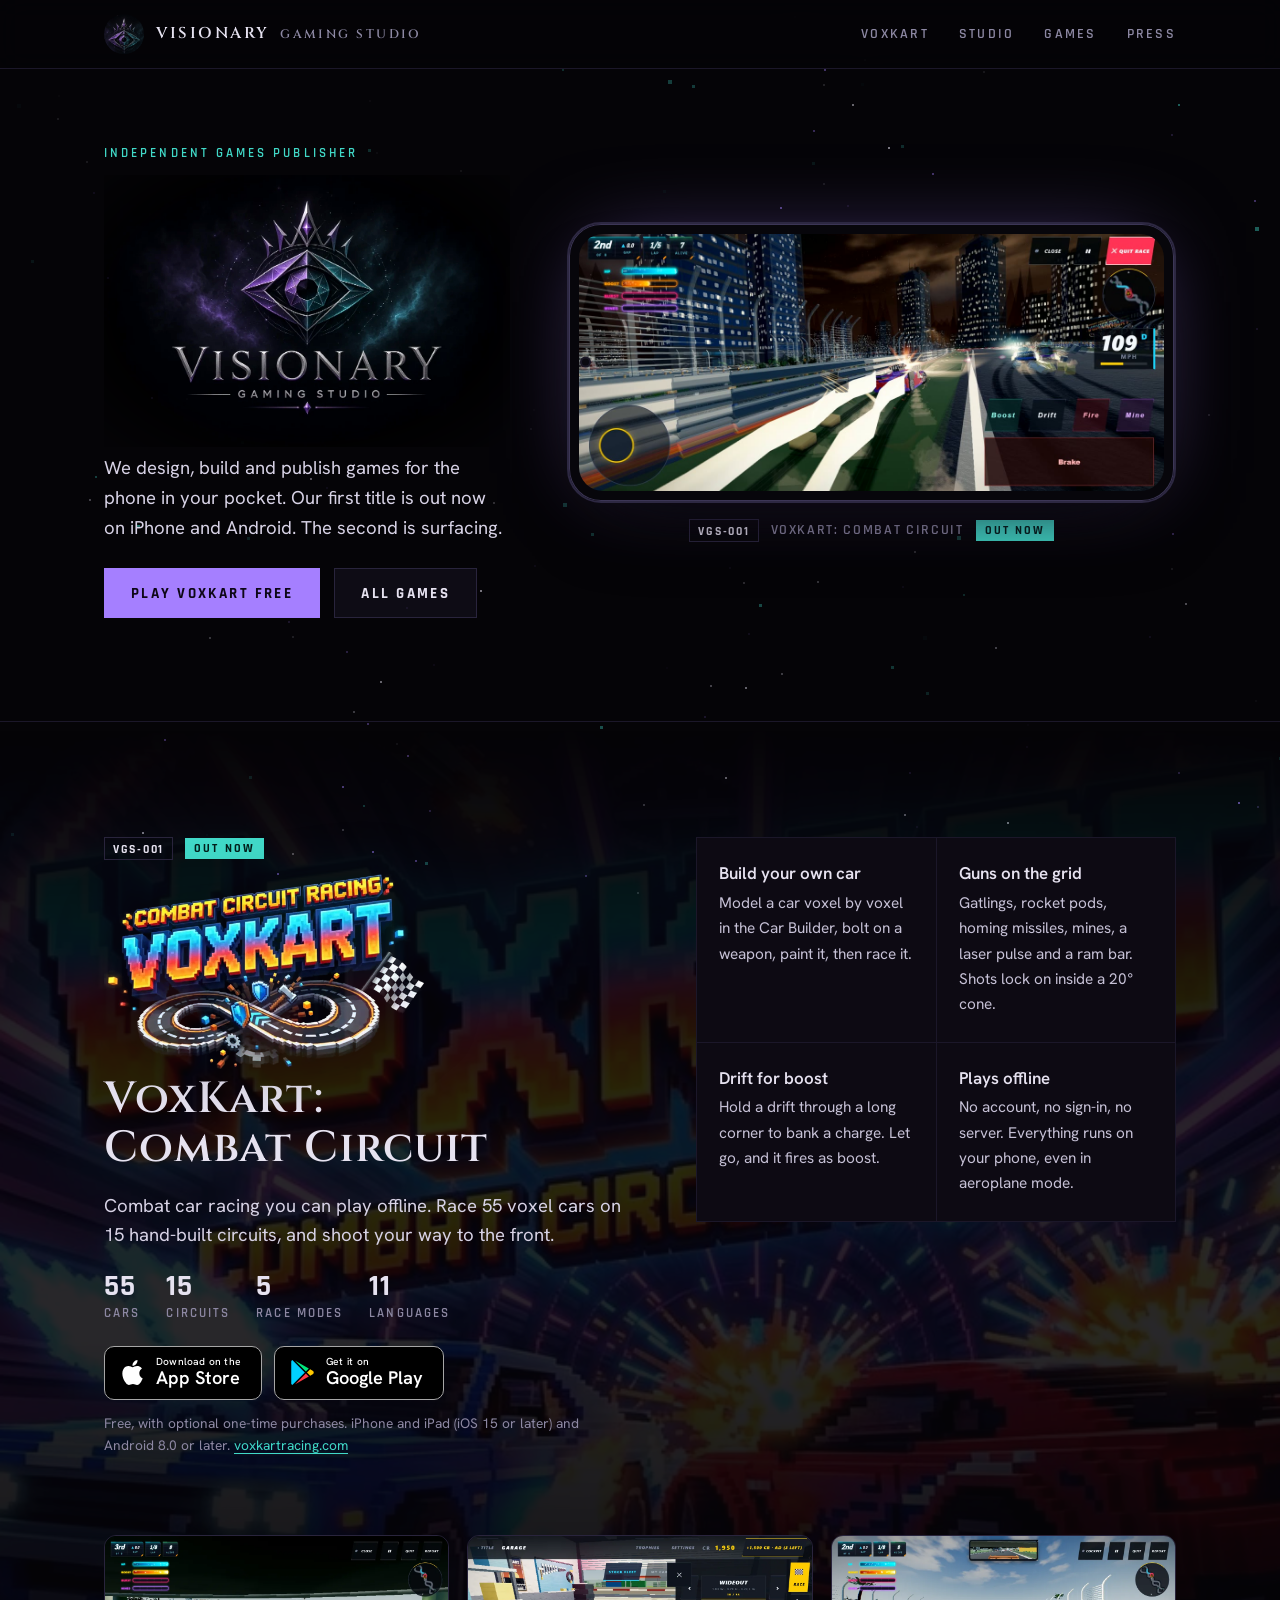
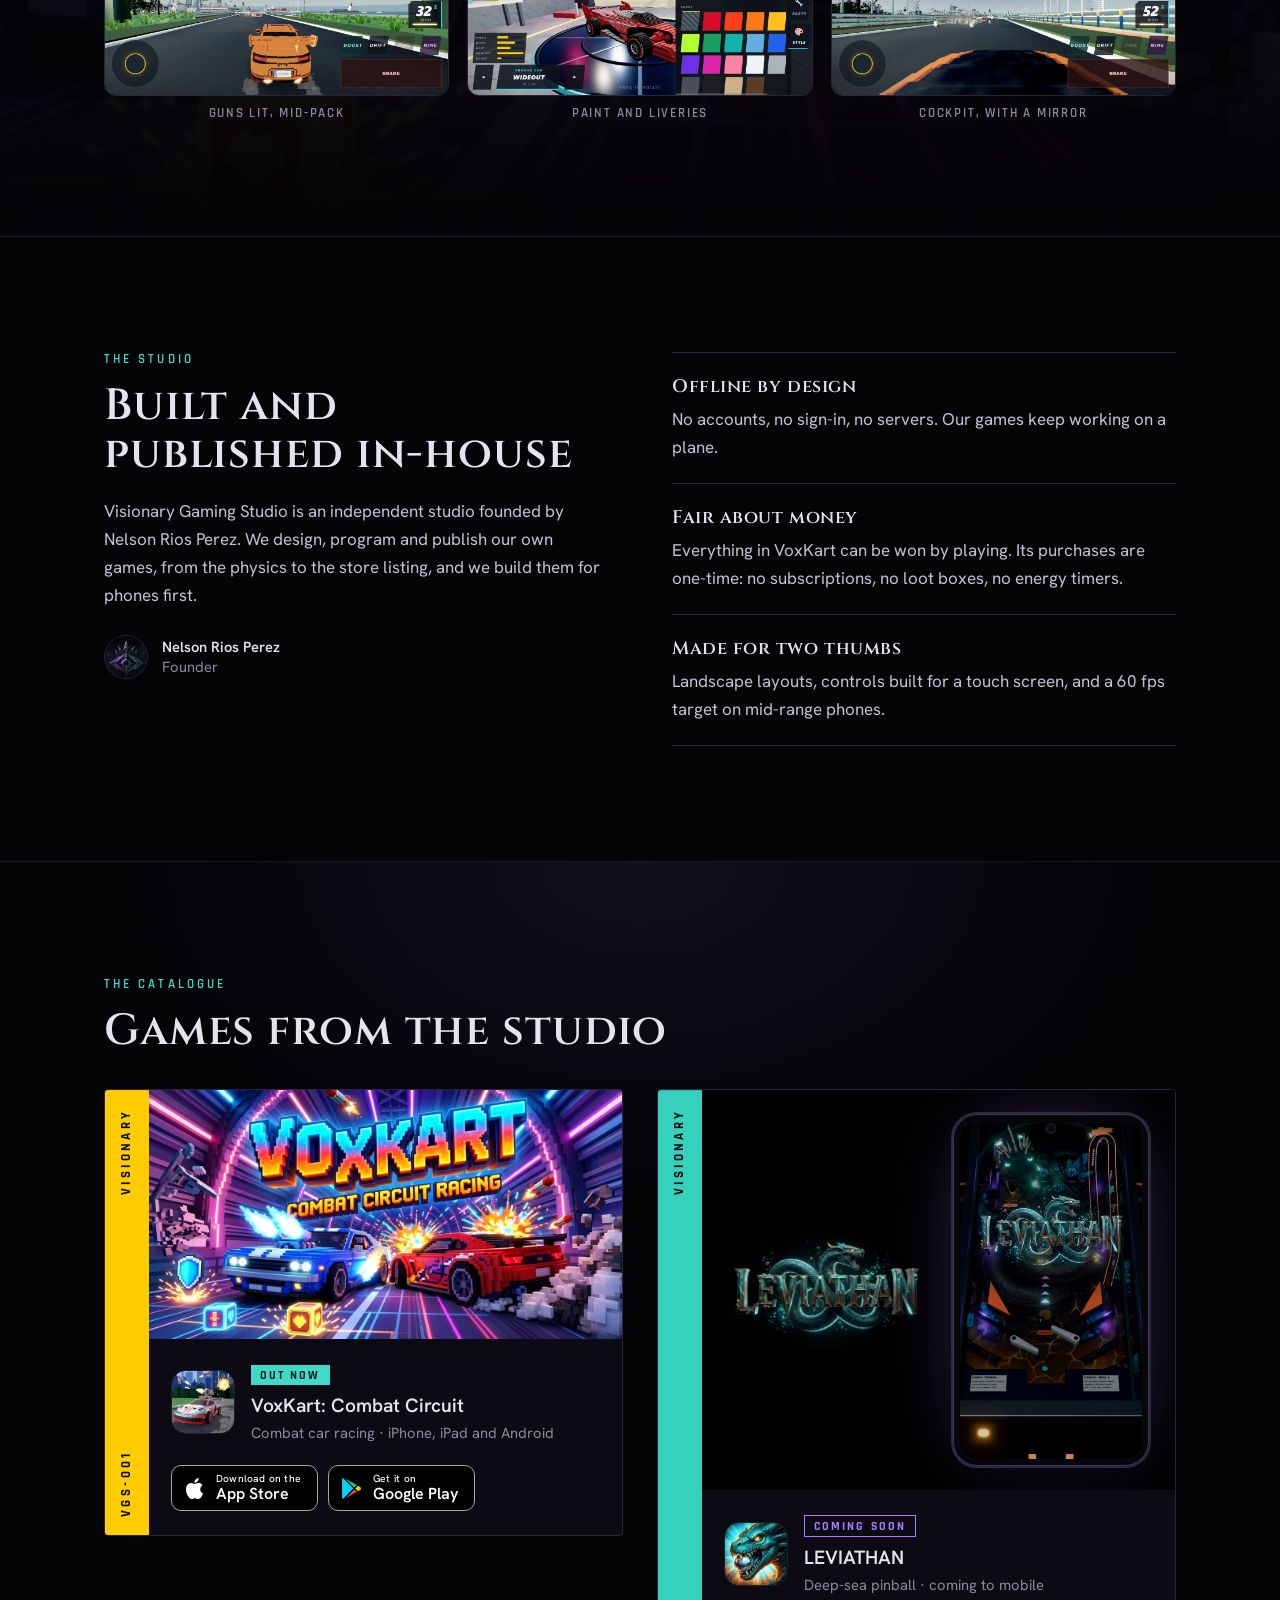
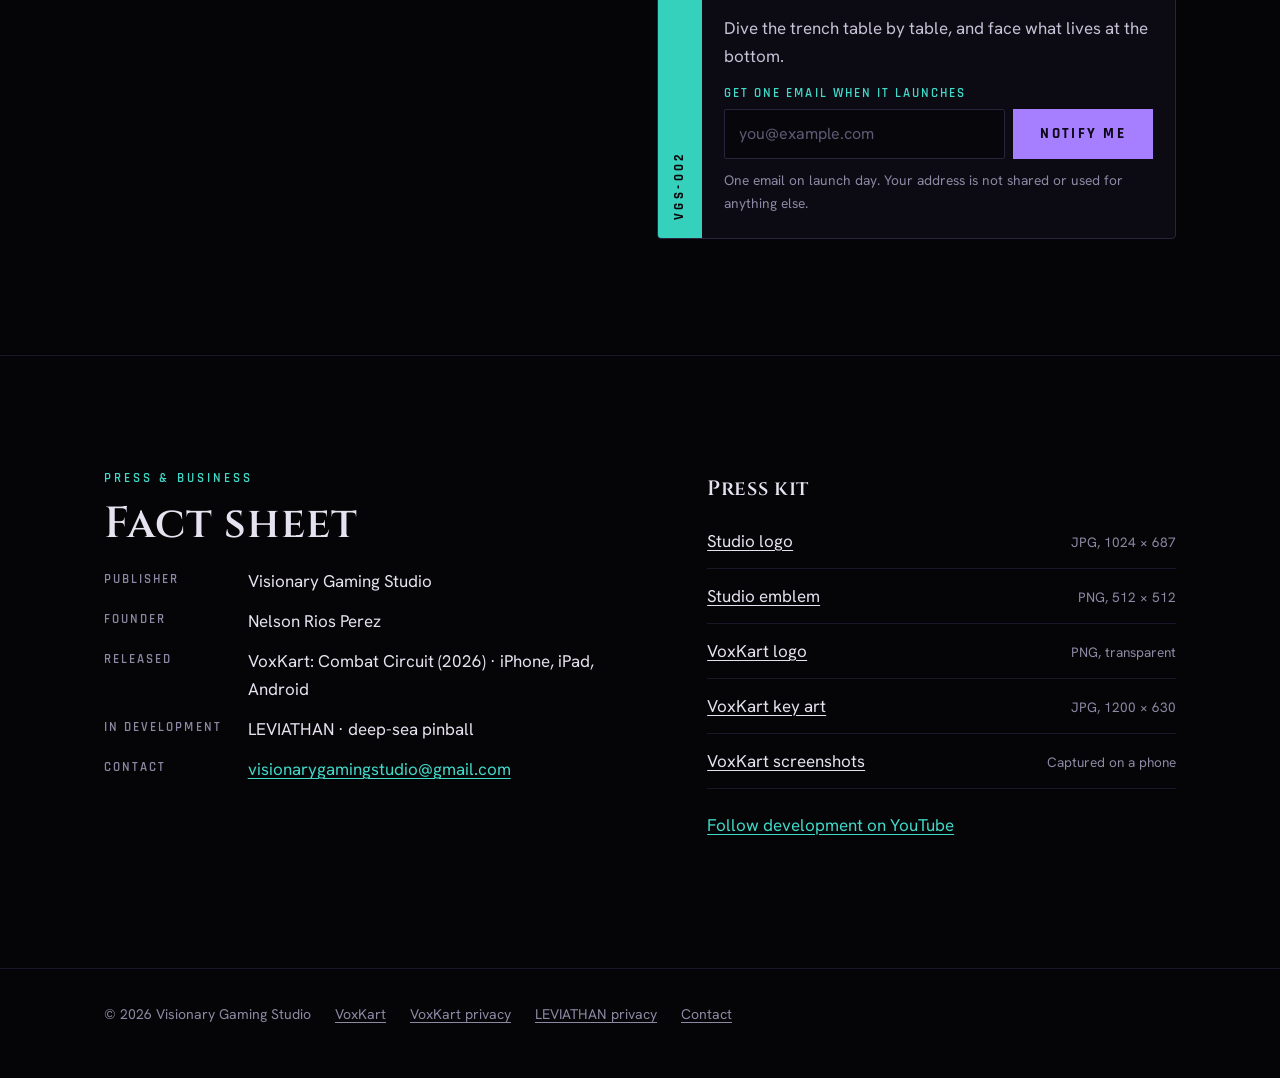
<file: index.html>
<!doctype html>
<html lang="en">
<head>
<meta charset="utf-8">
<meta name="viewport" content="width=device-width, initial-scale=1, viewport-fit=cover">
<title>Visionary Gaming Studio — Indie Game Publisher of VoxKart</title>
<meta name="description" content="Independent publisher of VoxKart: Combat Circuit, free combat racing on iPhone, iPad and Android, and LEVIATHAN, a deep-sea pinball game coming soon.">
<link rel="canonical" href="https://visionarygamingstudio.com/">
<meta name="robots" content="index, follow, max-image-preview:large, max-snippet:-1, max-video-preview:-1">
<meta name="author" content="Visionary Gaming Studio">
<meta name="theme-color" content="#050407">
<meta name="color-scheme" content="dark">

<meta property="og:type" content="website">
<meta property="og:site_name" content="Visionary Gaming Studio">
<meta property="og:locale" content="en_US">
<meta property="og:title" content="Visionary Gaming Studio — games for the phone in your pocket">
<meta property="og:description" content="Publisher of VoxKart: Combat Circuit, free on iPhone and Android. Next from the studio: LEVIATHAN, a deep-sea pinball game.">
<meta property="og:image" content="https://visionarygamingstudio.com/assets/web/og-studio.jpg">
<meta property="og:image:width" content="1200">
<meta property="og:image:height" content="630">
<meta property="og:image:alt" content="The Visionary Gaming Studio crowned-eye emblem beside VoxKart and LEVIATHAN">
<meta property="og:url" content="https://visionarygamingstudio.com/">
<meta name="twitter:card" content="summary_large_image">
<meta name="twitter:title" content="Visionary Gaming Studio — games for the phone in your pocket">
<meta name="twitter:description" content="Publisher of VoxKart: Combat Circuit, free on iPhone and Android. Next from the studio: LEVIATHAN, a deep-sea pinball game.">
<meta name="twitter:image" content="https://visionarygamingstudio.com/assets/web/og-studio.jpg">
<meta name="twitter:image:alt" content="The Visionary Gaming Studio crowned-eye emblem beside VoxKart and LEVIATHAN">

<link rel="icon" type="image/png" sizes="48x48" href="/assets/web/favicon-48.png">
<link rel="apple-touch-icon" href="/assets/web/apple-touch-icon.png">

<!-- One @graph, so the studio, its catalogue and each game are linked by @id.
     VoxKart keeps the same @id its own site uses (voxkartracing.com/#game), so
     search engines read the two sites as describing one game from one publisher. -->
<script type="application/ld+json">
{
  "@context": "https://schema.org",
  "@graph": [
    {
      "@type": "Organization",
      "@id": "https://visionarygamingstudio.com/#org",
      "name": "Visionary Gaming Studio",
      "url": "https://visionarygamingstudio.com/",
      "logo": "https://visionarygamingstudio.com/assets/web/vgs-mark-512.png",
      "image": "https://visionarygamingstudio.com/assets/web/og-studio.jpg",
      "email": "visionarygamingstudio@gmail.com",
      "description": "Independent studio that designs, builds and publishes mobile games.",
      "founder": { "@type": "Person", "name": "Nelson Rios Perez", "jobTitle": "Founder" },
      "sameAs": ["https://www.youtube.com/channel/UCWjUcwF-49zWNMt8-PW7FOQ"]
    },
    {
      "@type": "WebSite",
      "@id": "https://visionarygamingstudio.com/#website",
      "url": "https://visionarygamingstudio.com/",
      "name": "Visionary Gaming Studio",
      "publisher": { "@id": "https://visionarygamingstudio.com/#org" },
      "inLanguage": "en"
    },
    {
      "@type": "VideoGame",
      "@id": "https://voxkartracing.com/#game",
      "name": "VoxKart: Combat Circuit",
      "alternateName": "VoxKart",
      "url": "https://voxkartracing.com/",
      "description": "Combat car racing you can play offline. 55 voxel cars, 15 hand-built circuits, weapons bought in the garage and a Car Builder to model your own. Free on iPhone, iPad and Android.",
      "image": "https://voxkartracing.com/img/og-card-stores.jpg",
      "genre": ["Racing", "Vehicular combat", "Arcade"],
      "gamePlatform": ["iOS", "Android"],
      "operatingSystem": "iOS 15.0 or later, Android 8.0 or later",
      "applicationCategory": "GameApplication",
      "playMode": "SinglePlayer",
      "inLanguage": ["en", "es", "pt", "fr", "de", "it", "tr", "ru", "ja", "ko", "zh"],
      "author": { "@id": "https://visionarygamingstudio.com/#org" },
      "publisher": { "@id": "https://visionarygamingstudio.com/#org" },
      "sameAs": [
        "https://apps.apple.com/us/app/voxkart-combat-circuit/id6810421116",
        "https://play.google.com/store/apps/details?id=com.voxkartracing.voxkart"
      ],
      "offers": [
        { "@type": "Offer", "name": "VoxKart: Combat Circuit on the App Store", "price": "0", "priceCurrency": "USD",
          "availability": "https://schema.org/InStock", "url": "https://apps.apple.com/us/app/voxkart-combat-circuit/id6810421116" },
        { "@type": "Offer", "name": "VoxKart: Combat Circuit Racing on Google Play", "price": "0", "priceCurrency": "USD",
          "availability": "https://schema.org/InStock", "url": "https://play.google.com/store/apps/details?id=com.voxkartracing.voxkart" }
      ]
    },
    {
      "@type": "VideoGame",
      "@id": "https://visionarygamingstudio.com/#leviathan",
      "name": "LEVIATHAN",
      "description": "A deep-sea pinball game from Visionary Gaming Studio. In development.",
      "genre": ["Pinball", "Arcade"],
      "image": "https://visionarygamingstudio.com/assets/web/leviathan-logo.webp",
      "creativeWorkStatus": "In development",
      "author": { "@id": "https://visionarygamingstudio.com/#org" },
      "publisher": { "@id": "https://visionarygamingstudio.com/#org" }
    },
    {
      "@type": "ItemList",
      "@id": "https://visionarygamingstudio.com/#catalogue",
      "name": "Games from Visionary Gaming Studio",
      "itemListOrder": "https://schema.org/ItemListOrderAscending",
      "itemListElement": [
        { "@type": "ListItem", "position": 1, "item": { "@id": "https://voxkartracing.com/#game" } },
        { "@type": "ListItem", "position": 2, "item": { "@id": "https://visionarygamingstudio.com/#leviathan" } }
      ]
    }
  ]
}
</script>

<link rel="preconnect" href="https://fonts.googleapis.com">
<link rel="preconnect" href="https://fonts.gstatic.com" crossorigin>
<link rel="stylesheet" href="https://fonts.googleapis.com/css2?family=Cinzel:wght@500;600;700&family=Hanken+Grotesk:ital,wght@0,400;0,500;0,600;1,400&family=Rajdhani:wght@500;600;700&display=swap">
<link rel="preload" as="image" href="/assets/web/vgs-logo.webp">
<link rel="stylesheet" href="/css/site.css?v=2">
</head>
<body>
<a class="skip" href="#main">Skip to content</a>
<canvas id="sky" aria-hidden="true"></canvas>

<header class="top">
  <div class="shell top-in">
    <a class="brand" href="/" aria-label="Visionary Gaming Studio, home">
      <img src="/assets/web/vgs-mark.webp" width="40" height="40" alt="">
      <span class="brand-name">Visionary <span>Gaming Studio</span></span>
    </a>
    <nav class="top-nav" aria-label="Primary">
      <a href="#voxkart">VoxKart</a>
      <a href="#studio">Studio</a>
      <a href="#catalogue">Games</a>
      <a href="#press">Press</a>
    </nav>
  </div>
</header>

<main id="main">

  <!-- The imprint on one side, the first release playing on a phone on the other:
       a publisher whose shelf is the phone in your pocket. -->
  <section class="hero">
    <div class="shell hero-in">
      <div class="imprint">
        <p class="label">Independent games publisher</p>
        <h1 class="imprint-logo"><img src="/assets/web/vgs-logo.webp" width="1024" height="687" alt="Visionary Gaming Studio"></h1>
        <p class="lede">We design, build and publish games for the phone in your pocket.
          Our first title is out now on iPhone and Android. The second is surfacing.</p>
        <div class="actions">
          <a class="btn btn-lit" href="#voxkart">Play VoxKart free</a>
          <a class="btn" href="#catalogue">All games</a>
        </div>
      </div>
      <!-- Held sideways, because that is how VoxKart is played: every frame is the
           phone's own screen, the race HUD from real races and real taps in the Car Builder. -->
      <figure class="handset">
        <div class="handset-screen">
          <video autoplay muted loop playsinline preload="metadata" poster="/assets/web/voxkart-phone-poster.jpg"
                 aria-label="Ten seconds of VoxKart on a phone: a daytime race with the touch controls, a railgun and spikes going onto a car in the Car Builder, a new paint job, then a night race taking the lead">
            <source src="/assets/web/voxkart-phone.mp4" type="video/mp4">
          </video>
        </div>
        <figcaption><span class="catno">VGS-001</span> VoxKart: Combat Circuit <span class="status status-live">Out now</span></figcaption>
      </figure>
    </div>
  </section>

  <!-- VGS-001: the release, with the store buttons where the decision gets made. -->
  <section id="voxkart" class="release" aria-labelledby="voxkart-title">
    <div class="release-art" aria-hidden="true"></div>
    <div class="shell release-in">
      <div class="release-head">
        <p class="label"><span class="catno">VGS-001</span> <span class="status status-live">Out now</span></p>
        <img class="release-logo" src="/assets/web/voxkart-logo.webp" width="560" height="341" alt="">
        <h2 id="voxkart-title">VoxKart: Combat Circuit</h2>
        <p class="lede">Combat car racing you can play offline. Race 55 voxel cars on 15
          hand-built circuits, and shoot your way to the front.</p>
        <ul class="facts" aria-label="VoxKart at a glance">
          <li><b>55</b> cars</li>
          <li><b>15</b> circuits</li>
          <li><b>5</b> race modes</li>
          <li><b>11</b> languages</li>
        </ul>
        <div class="stores">
          <a class="store" href="https://apps.apple.com/us/app/voxkart-combat-circuit/id6810421116" target="_blank" rel="noopener">
            <svg viewBox="0 0 24 24" aria-hidden="true" focusable="false"><path fill="currentColor" d="M12.152 6.896c-.948 0-2.415-1.078-3.96-1.04-2.04.027-3.91 1.183-4.961 3.014-2.117 3.675-.546 9.103 1.519 12.09 1.013 1.454 2.208 3.09 3.792 3.039 1.52-.065 2.09-.987 3.935-.987 1.831 0 2.35.987 3.96.948 1.637-.026 2.676-1.48 3.676-2.948 1.156-1.688 1.636-3.325 1.662-3.415-.039-.013-3.182-1.221-3.22-4.857-.026-3.04 2.48-4.494 2.597-4.559-1.429-2.09-3.623-2.324-4.39-2.376-2-.156-3.675 1.09-4.61 1.09zM15.53 3.83c.843-1.012 1.4-2.427 1.245-3.83-1.207.052-2.662.805-3.532 1.818-.78.896-1.454 2.338-1.273 3.714 1.338.104 2.715-.688 3.559-1.701"/></svg>
            <span><small>Download on the</small>App Store</span>
          </a>
          <a class="store" href="https://play.google.com/store/apps/details?id=com.voxkartracing.voxkart" target="_blank" rel="noopener">
            <svg viewBox="0 0 512 512" aria-hidden="true" focusable="false"><path fill="#00D0FF" d="M47 0C34 6.8 25.3 19.2 25.3 35.3v441.3c0 16.1 8.7 28.5 21.7 35.3l256.6-256L47 0z"/><path fill="#00E77B" d="M325.3 234.3L104.6 13l280.8 161.2-60.1 60.1z"/><path fill="#FFC900" d="M472.2 225.6l-58.9-34.1-65.7 64.5 65.7 64.5 60.1-34.1c18-14.3 18-46.5-1.2-60.8z"/><path fill="#FF3A44" d="M104.6 499l280.8-161.2-60.1-60.1L104.6 499z"/></svg>
            <span><small>Get it on</small>Google Play</span>
          </a>
        </div>
        <p class="fine">Free, with optional one-time purchases. iPhone and iPad (iOS 15 or later) and Android 8.0 or later.
          <a href="https://voxkartracing.com/">voxkartracing.com</a></p>
      </div>

      <ul class="features">
        <li><h3>Build your own car</h3><p>Model a car voxel by voxel in the Car Builder, bolt on a weapon, paint it, then race it.</p></li>
        <li><h3>Guns on the grid</h3><p>Gatlings, rocket pods, homing missiles, mines, a laser pulse and a ram bar. Shots lock on inside a 20° cone.</p></li>
        <li><h3>Drift for boost</h3><p>Hold a drift through a long corner to bank a charge. Let go, and it fires as boost.</p></li>
        <li><h3>Plays offline</h3><p>No account, no sign-in, no server. Everything runs on your phone, even in aeroplane mode.</p></li>
      </ul>

      <div class="screens">
        <figure><img src="/assets/web/voxkart-05-combat.webp" width="1180" height="545" loading="lazy" alt="VoxKart race from the chase camera, guns firing at rivals ahead"><figcaption>Guns lit, mid-pack</figcaption></figure>
        <figure><img src="/assets/web/voxkart-03-paint.webp" width="1180" height="545" loading="lazy" alt="VoxKart garage with the paint and livery picker"><figcaption>Paint and liveries</figcaption></figure>
        <figure><img src="/assets/web/voxkart-06-cockpit.webp" width="1180" height="545" loading="lazy" alt="VoxKart cockpit camera with the rear-view mirror"><figcaption>Cockpit, with a mirror</figcaption></figure>
      </div>
    </div>
  </section>

  <section id="studio" class="studio" aria-labelledby="studio-title">
    <div class="shell studio-in">
      <div class="studio-copy">
        <p class="label">The studio</p>
        <h2 id="studio-title">Built and published in-house</h2>
        <p>Visionary Gaming Studio is an independent studio founded by Nelson Rios Perez. We design,
          program and publish our own games, from the physics to the store listing, and we build
          them for phones first.</p>
        <p class="founder"><img src="/assets/web/vgs-mark.webp" width="44" height="44" alt=""><span><b>Nelson Rios Perez</b>Founder</span></p>
      </div>
      <ul class="tenets">
        <li><h3>Offline by design</h3><p>No accounts, no sign-in, no servers. Our games keep working on a plane.</p></li>
        <li><h3>Fair about money</h3><p>Everything in VoxKart can be won by playing. Its purchases are one-time: no subscriptions, no loot boxes, no energy timers.</p></li>
        <li><h3>Made for two thumbs</h3><p>Landscape layouts, controls built for a touch screen, and a 60 fps target on mid-range phones.</p></li>
      </ul>
    </div>
  </section>

  <!-- The catalogue. Numbers are release order, the way a label numbers its records. -->
  <section id="catalogue" class="catalogue" aria-labelledby="catalogue-title">
    <div class="shell">
      <p class="label">The catalogue</p>
      <h2 id="catalogue-title">Games from the studio</h2>
      <ol class="shelf">
        <li class="sleeve" style="--game: #ffcc00">
          <div class="spine" aria-hidden="true"><span>VGS-001</span><span>Visionary</span></div>
          <div class="sleeve-body">
          <a class="cover" href="https://voxkartracing.com/" aria-label="VoxKart: Combat Circuit website">
            <img src="/assets/web/voxkart-keyart.webp" width="1200" height="630" loading="lazy" alt="VoxKart key art: a blue and a red voxel car trading fire in a neon tunnel">
          </a>
          <div class="sleeve-info">
            <img class="app-icon" src="/assets/web/voxkart-icon.webp" width="64" height="64" loading="lazy" alt="VoxKart app icon">
            <div>
              <p class="status status-live">Out now</p>
              <h3>VoxKart: Combat Circuit</h3>
              <p class="meta">Combat car racing &middot; iPhone, iPad and Android</p>
            </div>
          </div>
          <div class="sleeve-actions">
            <a class="store store-sm" href="https://apps.apple.com/us/app/voxkart-combat-circuit/id6810421116" target="_blank" rel="noopener">
              <svg viewBox="0 0 24 24" aria-hidden="true" focusable="false"><path fill="currentColor" d="M12.152 6.896c-.948 0-2.415-1.078-3.96-1.04-2.04.027-3.91 1.183-4.961 3.014-2.117 3.675-.546 9.103 1.519 12.09 1.013 1.454 2.208 3.09 3.792 3.039 1.52-.065 2.09-.987 3.935-.987 1.831 0 2.35.987 3.96.948 1.637-.026 2.676-1.48 3.676-2.948 1.156-1.688 1.636-3.325 1.662-3.415-.039-.013-3.182-1.221-3.22-4.857-.026-3.04 2.48-4.494 2.597-4.559-1.429-2.09-3.623-2.324-4.39-2.376-2-.156-3.675 1.09-4.61 1.09zM15.53 3.83c.843-1.012 1.4-2.427 1.245-3.83-1.207.052-2.662.805-3.532 1.818-.78.896-1.454 2.338-1.273 3.714 1.338.104 2.715-.688 3.559-1.701"/></svg>
              <span><small>Download on the</small>App Store</span>
            </a>
            <a class="store store-sm" href="https://play.google.com/store/apps/details?id=com.voxkartracing.voxkart" target="_blank" rel="noopener">
              <svg viewBox="0 0 512 512" aria-hidden="true" focusable="false"><path fill="#00D0FF" d="M47 0C34 6.8 25.3 19.2 25.3 35.3v441.3c0 16.1 8.7 28.5 21.7 35.3l256.6-256L47 0z"/><path fill="#00E77B" d="M325.3 234.3L104.6 13l280.8 161.2-60.1 60.1z"/><path fill="#FFC900" d="M472.2 225.6l-58.9-34.1-65.7 64.5 65.7 64.5 60.1-34.1c18-14.3 18-46.5-1.2-60.8z"/><path fill="#FF3A44" d="M104.6 499l280.8-161.2-60.1-60.1L104.6 499z"/></svg>
              <span><small>Get it on</small>Google Play</span>
            </a>
          </div>
          </div>
        </li>

        <li class="sleeve" id="leviathan" style="--game: #36d1bd">
          <div class="spine" aria-hidden="true"><span>VGS-002</span><span>Visionary</span></div>
          <div class="sleeve-body">
          <!-- LEVIATHAN is played upright, so its phone stands up: real gameplay beside the logo. -->
          <div class="cover cover-stage">
            <img class="stage-logo" src="/assets/web/leviathan-logo.webp" width="900" height="502" loading="lazy" alt="LEVIATHAN logo: a sea serpent coiled through the letters">
            <figure class="handset handset-tall">
              <div class="handset-screen">
                <video autoplay muted loop playsinline preload="metadata" poster="/assets/web/leviathan-phone-poster.jpg"
                       aria-label="LEVIATHAN gameplay on a phone: the ball flies up a deep-sea pinball table, lights the lanes and hits the villain at the top">
                  <source src="/assets/web/leviathan-phone.mp4" type="video/mp4">
                </video>
              </div>
            </figure>
          </div>
          <div class="sleeve-info">
            <img class="app-icon" src="/assets/web/leviathan-icon.webp" width="64" height="64" loading="lazy" alt="LEVIATHAN app icon">
            <div>
              <p class="status status-soon">Coming soon</p>
              <h3>LEVIATHAN</h3>
              <p class="meta">Deep-sea pinball &middot; coming to mobile</p>
            </div>
          </div>
          <p class="blurb">Dive the trench table by table, and face what lives at the bottom.</p>
          <form class="notify" action="https://formsubmit.co/visionarygamingstudio@gmail.com" method="POST">
            <label for="notify-email">Get one email when it launches</label>
            <div class="notify-row">
              <input id="notify-email" type="email" name="email" required autocomplete="email" placeholder="you@example.com">
              <button class="btn btn-lit" type="submit">Notify me</button>
            </div>
            <input type="hidden" name="list" value="LEVIATHAN launch">
            <input type="hidden" name="_subject" value="LEVIATHAN launch list: new sign-up">
            <input type="hidden" name="_template" value="table">
            <input type="hidden" name="_captcha" value="false">
            <input type="hidden" name="_next" value="https://visionarygamingstudio.com/?list=joined#leviathan">
            <input type="hidden" name="_autoresponse" value="You're on the LEVIATHAN launch list. We'll send one email when it's out, and nothing else. - Visionary Gaming Studio">
            <input type="text" name="_honey" class="honey" tabindex="-1" autocomplete="off" aria-hidden="true">
            <p class="fine">One email on launch day. Your address is not shared or used for anything else.</p>
          </form>
          <p class="joined" id="joined" hidden>You're on the list. We'll email you once, when LEVIATHAN launches.</p>
          </div>
        </li>
      </ol>
    </div>
  </section>

  <section id="press" class="press" aria-labelledby="press-title">
    <div class="shell press-in">
      <div>
        <p class="label">Press &amp; business</p>
        <h2 id="press-title">Fact sheet</h2>
        <dl class="factsheet">
          <dt>Publisher</dt><dd>Visionary Gaming Studio</dd>
          <dt>Founder</dt><dd>Nelson Rios Perez</dd>
          <dt>Released</dt><dd>VoxKart: Combat Circuit (2026) &middot; iPhone, iPad, Android</dd>
          <dt>In development</dt><dd>LEVIATHAN &middot; deep-sea pinball</dd>
          <dt>Contact</dt><dd><a href="mailto:visionarygamingstudio@gmail.com">visionarygamingstudio@gmail.com</a></dd>
        </dl>
      </div>
      <div>
        <h3 class="kit-title">Press kit</h3>
        <ul class="kit">
          <li><a href="/assets/images/visionary_master_logo.jpg" download>Studio logo</a><span>JPG, 1024 &times; 687</span></li>
          <li><a href="/assets/web/vgs-mark-512.png" download>Studio emblem</a><span>PNG, 512 &times; 512</span></li>
          <li><a href="/assets/images/voxkart_logo.png" download>VoxKart logo</a><span>PNG, transparent</span></li>
          <li><a href="https://voxkartracing.com/img/og-card-plain.jpg" download>VoxKart key art</a><span>JPG, 1200 &times; 630</span></li>
          <li><a href="https://voxkartracing.com/#shots">VoxKart screenshots</a><span>Captured on a phone</span></li>
        </ul>
        <p class="follow"><a href="https://www.youtube.com/channel/UCWjUcwF-49zWNMt8-PW7FOQ" target="_blank" rel="noopener">Follow development on YouTube</a></p>
      </div>
    </div>
  </section>

</main>

<footer class="foot">
  <div class="shell foot-in">
    <span>&copy; 2026 Visionary Gaming Studio</span>
    <a href="https://voxkartracing.com/">VoxKart</a>
    <a href="https://voxkartracing.com/privacy">VoxKart privacy</a>
    <a href="https://voxkartracing.com/leviathan/privacy">LEVIATHAN privacy</a>
    <a href="mailto:visionarygamingstudio@gmail.com">Contact</a>
  </div>
</footer>

<script src="/js/site.js?v=1" defer></script>
</body>
</html>
</file>
<file: css/site.css>
/* ─────────────────────────────────────────────────────────────────────────
   VISIONARY GAMING STUDIO — visionarygamingstudio.com
   ─────────────────────────────────────────────────────────────────────────
   A publisher's page, so it is laid out like a label's: the imprint (the
   crowned-eye emblem and its inscriptional wordmark), the current release,
   and a catalogue numbered in release order (VGS-001, VGS-002 ...).

   Colour comes off the emblem itself: violet on one side of the eye, teal on
   the other, silver for the wordmark, on a violet-black void. Cinzel carries
   the house voice because the wordmark is set in inscriptional capitals;
   Rajdhani, kept from the previous site, carries labels and catalogue
   numbers; Hanken Grotesk does the reading.
   ───────────────────────────────────────────────────────────────────────── */

:root {
  --void: #050407;
  --deep: #0c0a13;
  --raised: #13101d;
  --line: #29243c;
  --line-soft: #1b1729;
  --silver: #e6e2f0;
  --text: #c6c1d6;
  --muted: #8d88a3;
  --violet: #a57fff;
  --violet-ink: #0d0717;
  --teal: #41d9c8;
  --shell: clamp(16px, 5vw, 72px);
  --maxw: 1200px;
  --serif: 'Cinzel', 'Trajan Pro', 'Palatino Linotype', 'Times New Roman', serif;
  --sans: 'Hanken Grotesk', 'Segoe UI', system-ui, -apple-system, sans-serif;
  --label: 'Rajdhani', 'Arial Narrow', 'Segoe UI', sans-serif;
}

* { box-sizing: border-box; }
html { scroll-behavior: smooth; scroll-padding-top: 80px; }
body {
  margin: 0; background: var(--void); color: var(--text);
  font: 400 17px/1.65 var(--sans);
  -webkit-font-smoothing: antialiased; overflow-x: hidden;
}
img, video { display: block; max-width: 100%; height: auto; }
a { color: var(--teal); text-decoration-thickness: 1px; text-underline-offset: 3px; }
a:hover { color: #7ff0e2; }
:focus-visible { outline: 2px solid var(--teal); outline-offset: 3px; }
p { margin: 0 0 14px; }

/* the field of voxel stars (js/site.js), always behind everything */
#sky { position: fixed; inset: 0; z-index: 0; pointer-events: none; }
.top, main, .foot { position: relative; z-index: 1; }

.skip {
  position: absolute; left: 16px; top: -60px; z-index: 10; padding: 10px 16px;
  background: var(--silver); color: var(--void); font-weight: 600; text-decoration: none;
}
.skip:focus { top: 12px; }

.shell { max-width: var(--maxw); margin: 0 auto; padding-inline: var(--shell); }

/* ── type ──────────────────────────────────────────────────────────────── */
h2 {
  font: 600 clamp(1.85rem, 3.4vw, 2.75rem)/1.12 var(--serif);
  color: var(--silver); letter-spacing: .02em; margin: 0 0 18px; text-wrap: balance;
}
h3 { font: 600 1.06rem/1.35 var(--sans); color: var(--silver); margin: 0 0 6px; }
.label {
  font: 600 .8rem/1.2 var(--label); letter-spacing: .24em; text-transform: uppercase;
  color: var(--teal); margin: 0 0 14px; display: flex; align-items: center; gap: 12px; flex-wrap: wrap;
}
.lede { font-size: clamp(1.06rem, 1.45vw, 1.2rem); line-height: 1.6; color: #d7d2e5; max-width: 54ch; }
.fine { font-size: .86rem; color: var(--muted); }

.catno {
  font: 700 .78rem/1 var(--label); letter-spacing: .14em; color: var(--silver);
  border: 1px solid var(--line); padding: 5px 8px 4px;
}
.status {
  font: 700 .72rem/1 var(--label); letter-spacing: .18em; text-transform: uppercase;
  padding: 5px 9px 4px; display: inline-block;
}
.status-live { background: var(--teal); color: #03201c; }
.status-soon { color: var(--violet); border: 1px solid var(--violet); }

/* ── buttons ───────────────────────────────────────────────────────────── */
.btn {
  display: inline-flex; align-items: center; justify-content: center; gap: 10px;
  min-height: 50px; padding: 12px 26px;
  font: 700 .95rem/1 var(--label); letter-spacing: .16em; text-transform: uppercase;
  color: var(--silver); background: rgba(19, 16, 29, .72); border: 1px solid var(--line);
  text-decoration: none; cursor: pointer; transition: border-color .2s, background .2s, color .2s;
}
.btn:hover { border-color: var(--violet); color: #fff; }
.btn-lit { background: var(--violet); border-color: var(--violet); color: var(--violet-ink); }
.btn-lit:hover { background: #bc9dff; border-color: #bc9dff; color: var(--violet-ink); }

/* Store buttons are black and keyline-bordered, as the stores' own badges are,
   so they read as "the App Store" and "Google Play" before they are read at all. */
.stores { display: flex; flex-wrap: wrap; gap: 12px; margin: 26px 0 12px; }
.store {
  display: inline-flex; align-items: center; gap: 11px; min-height: 54px; padding: 8px 20px 8px 15px;
  background: #000; color: #fff; border: 1px solid #a6a6a6; border-radius: 10px;
  font: 600 1.14rem/1.05 var(--sans); text-decoration: none; transition: border-color .2s, background .2s;
}
.store small { display: block; font-size: .64rem; font-weight: 500; letter-spacing: .02em; margin-bottom: 2px; }
.store svg { width: 25px; height: 25px; flex: none; }
.store:hover { color: #fff; border-color: #fff; background: #0e0e10; }
.store-sm { min-height: 46px; padding: 6px 16px 6px 12px; font-size: 1rem; }
.store-sm svg { width: 21px; height: 21px; }

/* ── header ────────────────────────────────────────────────────────────── */
.top {
  position: sticky; top: 0; z-index: 20;
  background: rgba(5, 4, 7, .78); backdrop-filter: blur(12px); -webkit-backdrop-filter: blur(12px);
  border-bottom: 1px solid var(--line-soft);
}
.top-in { display: flex; align-items: center; gap: 24px; min-height: 68px; }
.brand { display: flex; align-items: center; gap: 12px; text-decoration: none; }
.brand img { width: 40px; height: 40px; border-radius: 50%; }
.brand-name { font: 600 .98rem/1 var(--serif); letter-spacing: .16em; text-transform: uppercase; color: var(--silver); }
.brand-name span { color: var(--muted); font-size: .78em; letter-spacing: .2em; margin-left: 4px; }
.top-nav { margin-left: auto; display: flex; gap: clamp(14px, 2.4vw, 30px); }
.top-nav a {
  font: 600 .88rem/1 var(--label); letter-spacing: .16em; text-transform: uppercase;
  color: var(--muted); text-decoration: none; padding: 8px 0;
}
.top-nav a:hover { color: var(--silver); }
@media (max-width: 720px) { .brand-name span { display: none; } }
@media (max-width: 520px) {
  .brand-name { display: none; }
  .top-nav { gap: 16px; }
  .top-nav a { font-size: .8rem; letter-spacing: .12em; }
}

/* ── hero: the imprint, and the first release on a phone held sideways ── */
.hero { padding-block: clamp(36px, 6vw, 88px) clamp(56px, 8vw, 110px); }
.hero-in {
  display: grid; grid-template-columns: minmax(0, .8fr) minmax(0, 1.2fr);
  gap: clamp(32px, 4.5vw, 64px); align-items: center;
}
.imprint-logo { margin: 0 0 6px; }
/* The wordmark comes on its own black ground; the mask feathers that ground
   into the page so no rectangle is left to notice. */
.imprint-logo img {
  width: min(520px, 100%); filter: brightness(1.12) contrast(1.04);
  -webkit-mask-image: radial-gradient(ellipse 72% 74% at 50% 48%, #000 60%, transparent 100%);
          mask-image: radial-gradient(ellipse 72% 74% at 50% 48%, #000 60%, transparent 100%);
}
.actions { display: flex; flex-wrap: wrap; gap: 14px; margin-top: 26px; }

.handset { margin: 0; }
.handset-screen {
  position: relative; aspect-ratio: 1280 / 590; padding: 10px;
  background: #07060b; border: 2px solid #2d2842; border-radius: 34px;
  box-shadow: 0 0 0 1px #3c3656 inset, 0 40px 80px -40px #000, 0 0 90px -30px rgba(165, 127, 255, .5);
}
.handset-screen video { width: 100%; height: 100%; object-fit: cover; border-radius: 24px; background: #000; }
/* the front camera, on the short edge where a phone held sideways keeps it */
.handset-screen::before {
  content: ''; position: absolute; left: 13px; top: 50%; width: 7px; height: 7px; z-index: 1;
  transform: translateY(-50%); border-radius: 50%; background: #0a0910; box-shadow: 0 0 0 2px #1a1726;
}
.handset figcaption {
  margin-top: 16px; display: flex; align-items: center; justify-content: center; gap: 12px; flex-wrap: wrap;
  font: 600 .86rem/1.2 var(--label); letter-spacing: .12em; text-transform: uppercase; color: var(--muted);
}
@media (max-width: 980px) {
  .hero-in { grid-template-columns: 1fr; }
  .imprint { text-align: center; }
  .imprint .label, .actions { justify-content: center; }
  .imprint-logo img, .lede { margin-inline: auto; }
}
@media (max-width: 600px) {
  .handset-screen { padding: 6px; border-radius: 22px; }
  .handset-screen video { border-radius: 16px; }
}

/* ── sections ──────────────────────────────────────────────────────────── */
.release, .studio, .catalogue, .press {
  padding-block: clamp(64px, 9vw, 128px); border-top: 1px solid var(--line-soft);
}

/* VGS-001, the release */
.release { position: relative; overflow: hidden; }
.release-art {
  position: absolute; inset: 0; pointer-events: none; opacity: .14;
  background: url('/assets/web/voxkart-keyart.webp') center / cover no-repeat;
  -webkit-mask-image: linear-gradient(180deg, transparent, #000 30%, #000 55%, transparent);
          mask-image: linear-gradient(180deg, transparent, #000 30%, #000 55%, transparent);
}
.release-in {
  position: relative; display: grid; grid-template-columns: minmax(0, 1.1fr) minmax(0, 1fr);
  gap: clamp(32px, 5vw, 64px); align-items: start;
}
.release-logo { width: min(320px, 70%); margin: 4px 0 6px; filter: drop-shadow(0 12px 30px rgba(0, 0, 0, .6)); }
.facts { list-style: none; padding: 0; margin: 22px 0 0; display: flex; flex-wrap: wrap; gap: 10px 26px; }
.facts li { font: 600 .82rem/1 var(--label); letter-spacing: .16em; text-transform: uppercase; color: var(--muted); }
.facts b { display: block; font: 700 1.9rem/1 var(--label); letter-spacing: .02em; color: var(--silver); margin-bottom: 4px; }

.features {
  list-style: none; padding: 0; margin: 0;
  display: grid; grid-template-columns: 1fr 1fr; gap: 1px;
  background: var(--line-soft); border: 1px solid var(--line-soft);
}
.features li { background: rgba(12, 10, 19, .94); padding: 24px 22px; }
.features p { margin: 0; font-size: .96rem; color: var(--text); }

.screens { grid-column: 1 / -1; display: grid; grid-template-columns: repeat(3, minmax(0, 1fr)); gap: 18px; }
.screens figure { margin: 0; }
.screens img { border-radius: 12px; border: 1px solid var(--line); }
.screens figcaption {
  margin-top: 10px; font: 600 .8rem/1.2 var(--label); letter-spacing: .14em; text-transform: uppercase;
  color: var(--muted); text-align: center;
}
@media (max-width: 900px) {
  .release-in { grid-template-columns: 1fr; }
  .screens { display: flex; overflow-x: auto; scroll-snap-type: x mandatory; gap: 14px; padding-bottom: 6px; }
  .screens figure { flex: 0 0 82%; scroll-snap-align: start; }
}
@media (max-width: 560px) { .features { grid-template-columns: 1fr; } }

/* the studio */
.studio-in {
  display: grid; grid-template-columns: minmax(0, 1fr) minmax(0, 1fr);
  gap: clamp(32px, 5vw, 72px); align-items: start;
}
.founder { display: flex; align-items: center; gap: 14px; margin-top: 26px; }
.founder img { width: 44px; height: 44px; border-radius: 50%; border: 1px solid var(--line); }
.founder b { display: block; color: var(--silver); font-weight: 600; }
.founder span { font-size: .92rem; color: var(--muted); line-height: 1.4; }
.tenets { list-style: none; padding: 0; margin: 0; }
.tenets li { padding: 22px 0; border-top: 1px solid var(--line); }
.tenets li:last-child { border-bottom: 1px solid var(--line); }
.tenets h3 { font: 600 1.14rem/1.3 var(--serif); letter-spacing: .03em; }
.tenets p { margin: 0; }
@media (max-width: 860px) { .studio-in { grid-template-columns: 1fr; } }

/* ── the catalogue: each title a sleeve with a numbered spine ──────────── */
.catalogue {
  background: radial-gradient(ellipse 60% 45% at 50% 0%, rgba(165, 127, 255, .09), transparent 70%);
}
.shelf {
  list-style: none; padding: 0; margin: 34px 0 0;
  display: grid; grid-template-columns: repeat(2, minmax(0, 1fr)); gap: clamp(20px, 3vw, 34px);
  align-items: start;
}
@media (max-width: 860px) { .shelf { grid-template-columns: 1fr; } }
.sleeve {
  display: flex; background: var(--deep); border: 1px solid var(--line); border-radius: 4px; overflow: hidden;
  transition: border-color .25s, transform .25s;
}
.sleeve:hover { border-color: color-mix(in srgb, var(--game) 55%, var(--line)); transform: translateY(-3px); }
.spine {
  flex: 0 0 44px; background: var(--game); color: #0b0b0e;
  writing-mode: vertical-rl; transform: rotate(180deg);
  display: flex; justify-content: space-between; align-items: center; padding: 18px 0;
  font: 700 .82rem/1 var(--label); letter-spacing: .26em; text-transform: uppercase;
}
.sleeve-body { flex: 1; min-width: 0; }
.cover { display: block; aspect-ratio: 1200 / 630; overflow: hidden; background: #000; }
.cover img { width: 100%; height: 100%; object-fit: cover; transition: transform .6s ease; }
.cover-contain img { object-fit: contain; }
.sleeve:hover .cover img { transform: scale(1.035); }
/* LEVIATHAN is a portrait game: its cover is the logo beside a phone standing up */
.cover-stage {
  aspect-ratio: auto; display: grid; grid-template-columns: minmax(0, 1fr) auto; align-items: center;
  gap: 18px; padding: 22px 24px 22px 18px;
}
.cover-stage .stage-logo { height: auto; }
.handset-tall .handset-screen { aspect-ratio: 720 / 1280; width: clamp(150px, 16vw, 200px); padding: 7px; border-radius: 26px; }
.handset-tall .handset-screen video { border-radius: 19px; }
.handset-tall .handset-screen::before { left: 50%; top: 11px; transform: translateX(-50%); }
@media (max-width: 520px) {
  .cover-stage { grid-template-columns: 1fr; justify-items: center; padding: 20px 16px 24px; }
  .cover-stage .stage-logo { width: min(260px, 88%); }
  .handset-tall .handset-screen { width: min(190px, 62vw); }
}
.sleeve-info { display: flex; align-items: center; gap: 16px; padding: 20px 22px 4px; }
.app-icon { width: 64px; height: 64px; flex: none; border-radius: 15px; border: 1px solid rgba(255, 255, 255, .08); }
.sleeve-info .status { margin-bottom: 8px; }
.sleeve-info h3 { font-size: 1.2rem; margin: 0 0 2px; }
.meta { margin: 0; font-size: .92rem; color: var(--muted); }
.sleeve-actions { display: flex; flex-wrap: wrap; gap: 10px; padding: 16px 22px 24px; }
.blurb { padding: 12px 22px 0; margin: 0; }
.notify { padding: 16px 22px 24px; position: relative; }
.notify label {
  display: block; margin-bottom: 8px;
  font: 600 .8rem/1.2 var(--label); letter-spacing: .16em; text-transform: uppercase; color: var(--teal);
}
.notify-row { display: flex; gap: 8px; }
.notify input[type=email] {
  flex: 1; min-width: 0; min-height: 50px; padding: 0 14px;
  background: #07060b; color: var(--silver); border: 1px solid var(--line); border-radius: 2px;
  font: 400 1rem var(--sans);
}
.notify input[type=email]::placeholder { color: #5f5a74; }
.notify .fine { margin: 10px 0 0; }
.honey { position: absolute; left: -9999px; width: 1px; height: 1px; opacity: 0; }
.joined { padding: 16px 22px 24px; margin: 0; color: var(--teal); font-weight: 600; }
@media (max-width: 420px) { .notify-row { flex-direction: column; } }

/* ── press ─────────────────────────────────────────────────────────────── */
.press-in {
  display: grid; grid-template-columns: minmax(0, 1.15fr) minmax(0, 1fr);
  gap: clamp(32px, 5vw, 72px); align-items: start;
}
.factsheet { display: grid; grid-template-columns: max-content 1fr; gap: 12px 26px; margin: 8px 0 0; }
.factsheet dt { font: 600 .8rem/1.9 var(--label); letter-spacing: .16em; text-transform: uppercase; color: var(--muted); }
.factsheet dd { margin: 0; color: var(--silver); }
.kit-title { font: 600 1.3rem/1.2 var(--serif); letter-spacing: .03em; margin: 6px 0 12px; }
.kit { list-style: none; padding: 0; margin: 0; }
.kit li {
  display: flex; justify-content: space-between; align-items: baseline; gap: 16px;
  padding: 13px 0; border-bottom: 1px solid var(--line-soft);
}
.kit a { color: var(--silver); }
.kit a:hover { color: #fff; }
.kit span { font-size: .85rem; color: var(--muted); text-align: right; }
.follow { margin-top: 22px; }
@media (max-width: 860px) { .press-in { grid-template-columns: 1fr; } }
@media (max-width: 460px) { .factsheet { grid-template-columns: 1fr; gap: 2px; } .factsheet dd { margin-bottom: 10px; } }

/* ── footer ────────────────────────────────────────────────────────────── */
.foot { border-top: 1px solid var(--line-soft); padding-block: 34px 52px; color: var(--muted); font-size: .88rem; }
.foot-in { display: flex; flex-wrap: wrap; gap: 14px 24px; align-items: center; }
.foot a { color: var(--muted); }
.foot a:hover { color: var(--silver); }

@media (prefers-reduced-motion: reduce) {
  html { scroll-behavior: auto; }
  .sleeve, .cover img, .btn, .store { transition: none; }
  .sleeve:hover { transform: none; }
  .sleeve:hover .cover img { transform: none; }
}
</file>
